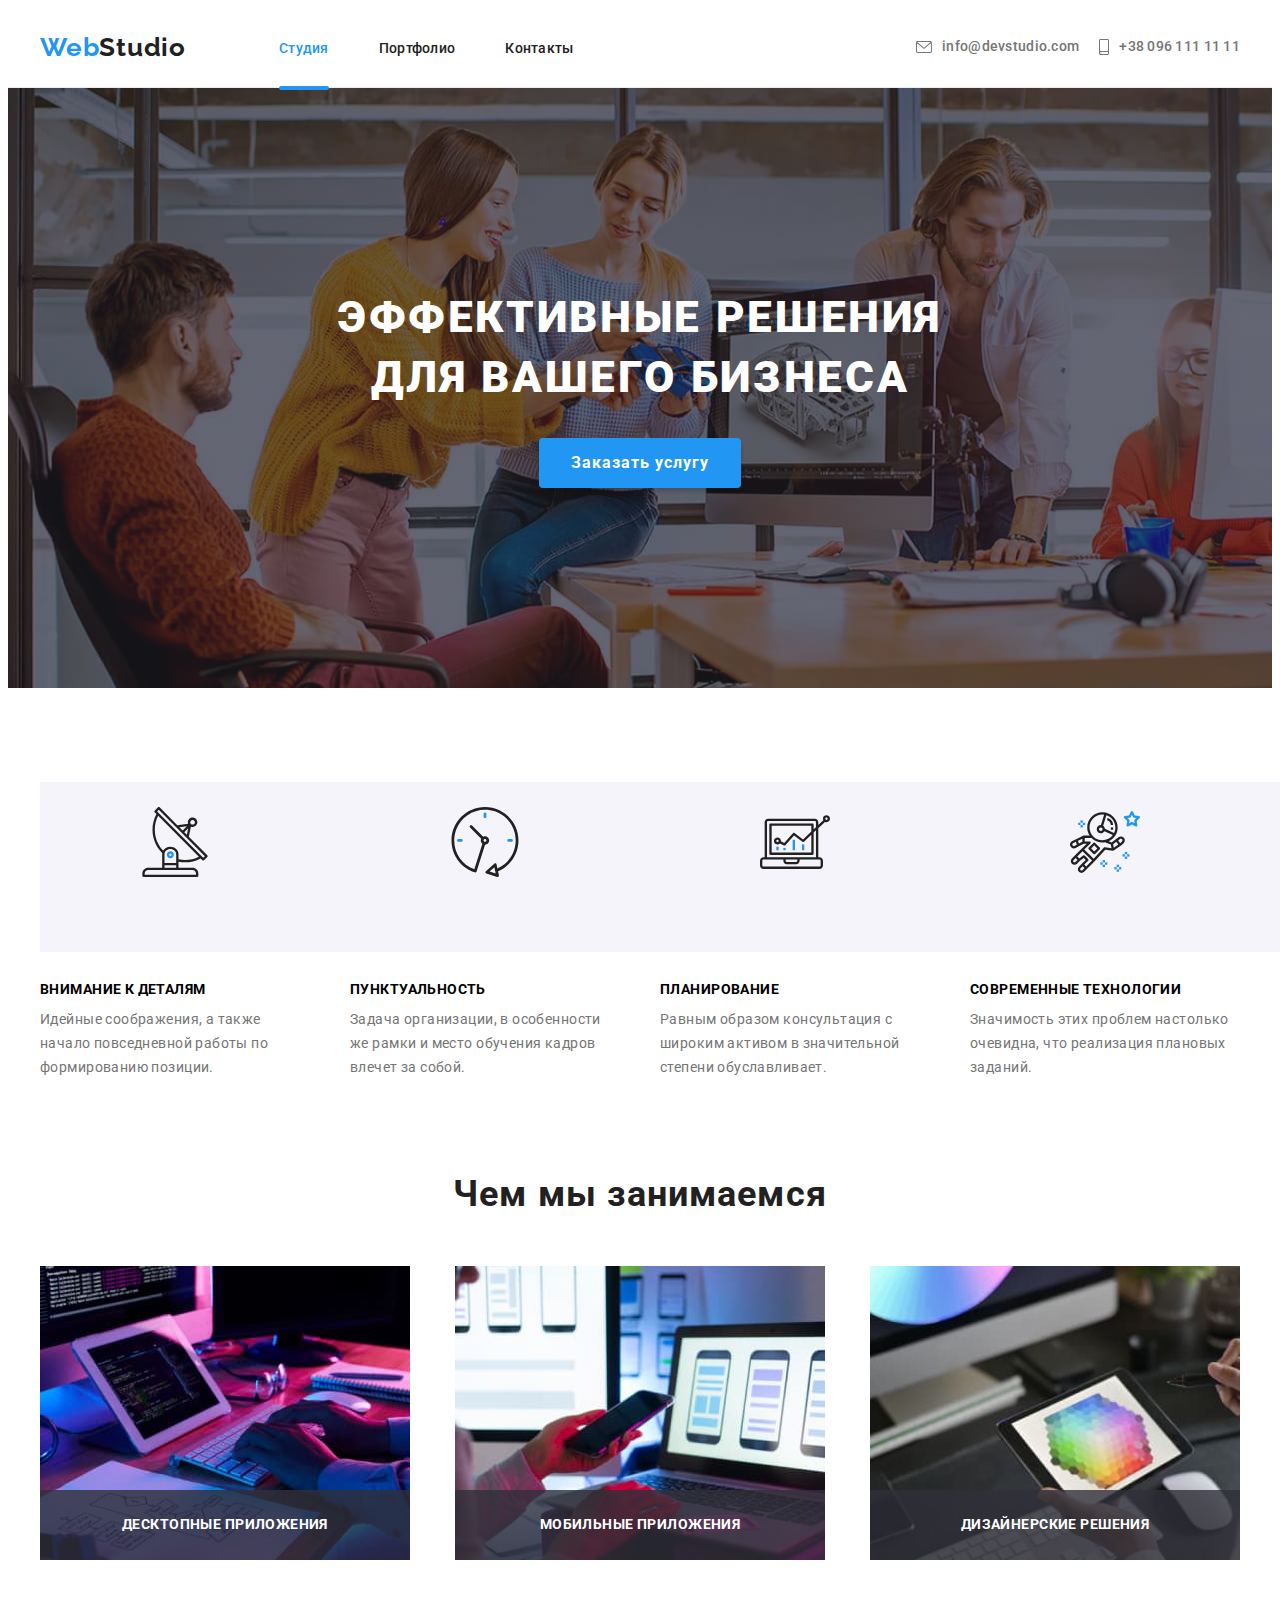
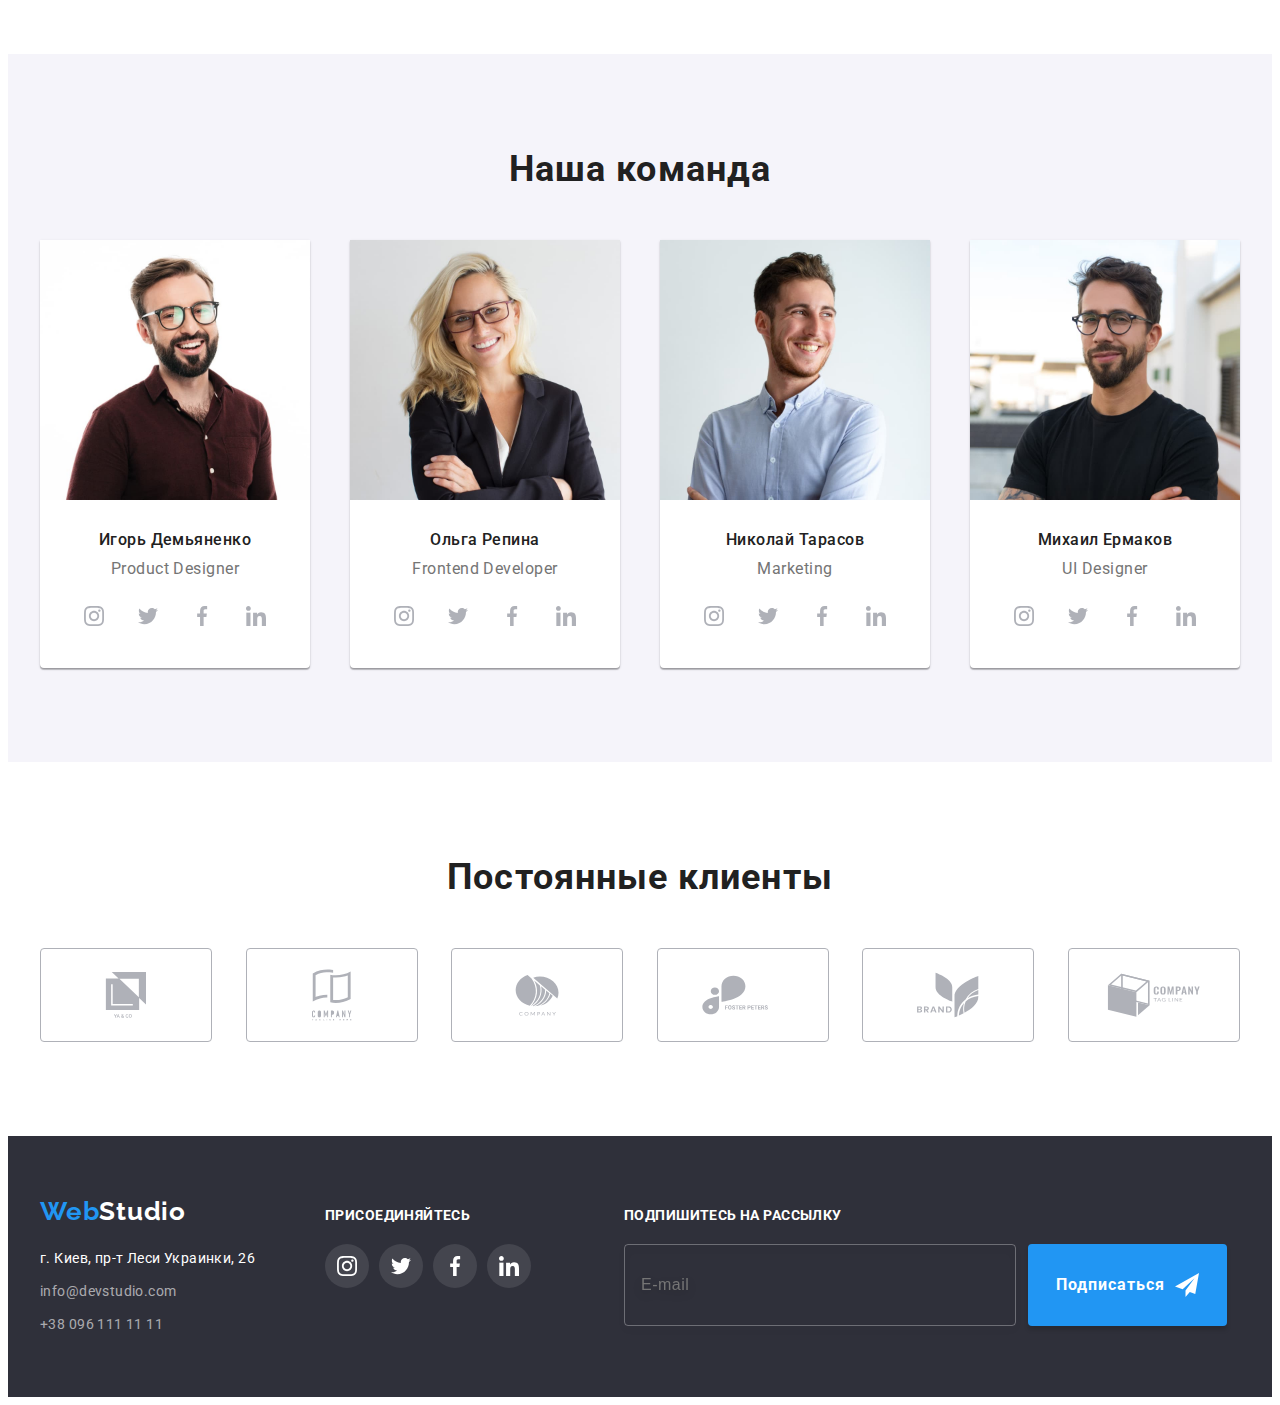
<file: index.html>
<!DOCTYPE html>
<html lang="ru">
<head>
    <meta charset="UTF-8">
    <meta http-equiv="X-UA-Compatible" content="IE=edge">
    <meta name="viewport" content="width=device-width, initial-scale=1.0">
    <title>Web Studio</title>
    <link rel="stylesheet" href="https://cdnjs.cloudflare.com/ajax/libs/modern-normalize/1.1.0/modern-normalize.min.css" integrity="sha512-wpPYUAdjBVSE4KJnH1VR1HeZfpl1ub8YT/NKx4PuQ5NmX2tKuGu6U/JRp5y+Y8XG2tV+wKQpNHVUX03MfMFn9Q==" crossorigin="anonymous" referrerpolicy="no-referrer" />
    <link rel="preconnect" href="https://fonts.googleapis.com">
    <link rel="preconnect" href="https://fonts.gstatic.com" crossorigin>
    <link href="https://fonts.googleapis.com/css2?family=Raleway:wght@700&family=Roboto:wght@400;500;700;900&display=swap" rel="stylesheet">
    <link rel="stylesheet" href="./css/styles.css">
</head>
<body>
<header class="header">
    <div class="container header-container">
       <nav class="navigation">
        <a class="link logo" href="./index.html">Web<span class="logo-header">Studio</span></a>
        <ul class="navigation-list">
          <li class="navigation-item"><a class="link navigation-link current-link" href="./index.html">Студия</a></li>
          <li class="navigation-item"><a class="link navigation-link" href="./portfolio.html">Портфолио</a></li>
          <li class="navigation-item"><a class="link navigation-link" href="#contacts">Контакты</a></li>
        </ul>
      </nav> 
      <ul class="contact-header-list">
        <li>
          <a class="link contact-header-link" href="mailto:info@devstudio.com">
          <svg class="contacts-icon"  width="16" height="12">
            <use href="./images/icons.svg#icon-envelope"></use>
          </svg>
          <p>info@devstudio.com</p>
          </a>
        </li>
        <li>
          <a class="link contact-header-link" href="tel:+380961111111">
          <svg class="contacts-icon" width="10" height="16">
            <use href="./images/icons.svg#icon-smartphone"></use>
          </svg>
          <p>+38 096 111 11 11</p>
          </a>
        </li>
      </ul>
    </div>
</header> 
  
 <main>

  <section class="hero">
    <div class="container">
    <h1 class="hero-title">Эффективные решения <br> для вашего бизнеса</h1>
    <button class="button-hero" type="button" data-modal-open>Заказать услугу</button>
    </div>
  </section>

  <section class="section about-our-work">
    <div class="container">
      <ul class="about-description-list">
        <li>
          <div class="our-work-image">
          <svg width="70" height="70"> 
            <use href="./images/icons.svg#icon-antenna"></use>
          </svg>
          </div>
          <h3 class="title-about">Внимание к деталям</h3>
          <p class="about-description">Идейные соображения, а также начало повседневной работы по формированию позиции.</p>
        </li>
        <li>
          <div class="our-work-image">
            <svg width="70" height="70"> 
              <use href="./images/icons.svg#icon-clock"></use>
            </svg>
          </div>
          <h3 class="title-about">Пунктуальность</h3>
          <p class="about-description">Задача организации, в особенности же рамки и место обучения кадров влечет за собой.</p>
        </li>
        <li>
          <div class="our-work-image">
            <svg width="70" height="70"> 
              <use href="./images/icons.svg#icon-diagram"></use>
            </svg>
          </div>
          <h3 class="title-about">Планирование</h3>
          <p class="about-description">Равным образом консультация с широким активом в значительной степени обуславливает.</p>
        </li>
        <li>
          <div class="our-work-image">
            <svg width="70" height="70"> 
              <use href="./images/icons.svg#icon-astronaut"></use>
          </svg>
          </div>
          <h3 class="title-about">Современные технологии</h3>
          <p class="about-description">Значимость этих проблем настолько очевидна, что реализация плановых заданий.</p>
        </li>
      </ul>
      <h2 class="section-title">Чем мы занимаемся</h2>
      <ul class="description-img-list">
        <li class="description-img-item">
          <img src="./images/img1.jpg" alt="photo1" width="370">
          <p class="overlay-text">Десктопные приложения</p>
        </li>
        <li class="description-img-item">
          <img src="./images/img2.jpg" alt="photo2" width="370">
          <p class="overlay-text">Мобильные приложения</p>
        </li>
        <li class="description-img-item">
          <img src="./images/img3.jpg" alt="photo3" width="370">
          <p class="overlay-text">Дизайнерские решения</p>
        </li>
      </ul>
    </div>
  </section>
  
  <section class="section about-our-team">
    <div class="container">
      <h2 class="section-title">Наша команда</h2>
      <ul class="team-list">
        <li class="team-item">
          <img src="./images/photo1.jpg" alt="Photo of Product Designer" width="270">
          <div class="team-name-wrapper"> 
            <h3 class="team-name">Игорь Демьяненко</h3>
            <p class="team-position">Product Designer</p>
            <ul class="team-social-list">
              <li class="team-social-item">
                <a class="team-social-link" href="">
                <svg class="team-social-icon" width="20" height="20"> 
                  <use href="./images/icons.svg#icon-instagram"></use>
                </svg>
                </a>  
              </li>
              <li class="team-social-item">
                <a class="team-social-link" href="">
                  <svg class="team-social-icon" width="20" height="20"> 
                    <use href="./images/icons.svg#icon-twitter"></use>
                  </svg>
                </a>
              </li>
              <li class="team-social-item">
                <a class="team-social-link" href="">
                <svg class="team-social-icon" width="20" height="20"> 
                  <use href="./images/icons.svg#icon-facebook"></use>
                </svg>
                </a>
              </li>
              <li class="team-social-item">
                <a class="team-social-link" href="">
                <svg class="team-social-icon" width="20" height="20"> 
                  <use href="./images/icons.svg#icon-linkedin"></use>
                </svg>
                </a>
              </li>
            </ul>
          </div>
        </li>
        <li class="team-item">
          <img src="./images/photo2.jpg" alt="Photo of Frontend Developer" width="270">
          <div class="team-name-wrapper">
            <h3 class="team-name">Ольга Репина</h3>
            <p class="team-position">Frontend Developer</p>
            <ul class="team-social-list">
              <li class="team-social-item">
                <a class="team-social-link" href="">
                <svg class="team-social-icon" width="20" height="20"> 
                  <use href="./images/icons.svg#icon-instagram"></use>
                </svg>
                </a>  
              </li>
              <li class="team-social-item">
                <a class="team-social-link" href="">
                  <svg class="team-social-icon" width="20" height="20"> 
                    <use href="./images/icons.svg#icon-twitter"></use>
                  </svg>
                </a>
              </li>
              <li class="team-social-item">
                <a class="team-social-link" href="">
                <svg class="team-social-icon" width="20" height="20"> 
                  <use href="./images/icons.svg#icon-facebook"></use>
                </svg>
                </a>
              </li>
              <li class="team-social-item">
                <a class="team-social-link" href="">
                <svg class="team-social-icon" width="20" height="20"> 
                  <use href="./images/icons.svg#icon-linkedin"></use>
                </svg>
                </a>
              </li>
            </ul>
          </div>
        </li>
        <li class="team-item">
          <img src="./images/photo3.jpg" alt="Photo of Marketing" width="270">
          <div class="team-name-wrapper">
            <h3 class="team-name">Николай Тарасов</h3>
            <p class="team-position">Marketing</p>
            <ul class="team-social-list">
              <li class="team-social-item">
                <a class="team-social-link" href="">
                <svg class="team-social-icon" width="20" height="20"> 
                  <use href="./images/icons.svg#icon-instagram"></use>
                </svg>
                </a>  
              </li>
              <li class="team-social-item">
                <a class="team-social-link" href="">
                  <svg class="team-social-icon" width="20" height="20"> 
                    <use href="./images/icons.svg#icon-twitter"></use>
                  </svg>
                </a>
              </li>
              <li class="team-social-item">
                <a class="team-social-link" href="">
                <svg class="team-social-icon" width="20" height="20"> 
                  <use href="./images/icons.svg#icon-facebook"></use>
                </svg>
                </a>
              </li>
              <li class="team-social-item">
                <a class="team-social-link" href="">
                <svg class="team-social-icon" width="20" height="20"> 
                  <use href="./images/icons.svg#icon-linkedin"></use>
                </svg>
                </a>
              </li>
            </ul>
          </div>
        </li>
        <li class="team-item">
          <img src="./images/photo4.jpg" alt="Photo of UI Designer" width="270">
          <div class="team-name-wrapper">
            <h3 class="team-name">Михаил Ермаков</h3>
            <p class="team-position">UI Designer</p>
            <ul class="team-social-list">
              <li class="team-social-item">
                <a class="team-social-link" href="">
                <svg class="team-social-icon" width="20" height="20"> 
                  <use href="./images/icons.svg#icon-instagram"></use>
                </svg>
                </a>  
              </li>
              <li class="team-social-item">
                <a class="team-social-link" href="">
                  <svg class="team-social-icon" width="20" height="20"> 
                    <use href="./images/icons.svg#icon-twitter"></use>
                  </svg>
                </a>
              </li>
              <li class="team-social-item">
                <a class="team-social-link" href="">
                <svg class="team-social-icon" width="20" height="20"> 
                  <use href="./images/icons.svg#icon-facebook"></use>
                </svg>
                </a>
              </li>
              <li class="team-social-item">
                <a class="team-social-link" href="">
                <svg class="team-social-icon" width="20" height="20"> 
                  <use href="./images/icons.svg#icon-linkedin"></use>
                </svg>
                </a>
              </li>
            </ul>
          </div>
        </li>
      </ul>
    </div>
  </section>

<section class="section">
  <div class="container">
    <h2 class="section-title">Постоянные клиенты</h2>
    <ul class="client-list">
      <li class="client-item">
        <a class="client-item-link" href="">
            <svg class="client-icon" width="42" height="46"> 
                <use href="./images/icons.svg#icon-union1"></use>
            </svg>
        </a>
      </li>
      <li class="client-item">
        <a class="client-item-link" href="">
            <svg class="client-icon" width="40" height="52"> 
              <use href="./images/icons.svg#icon-union2"></use>
            </svg>  
        </a>
      </li>
      <li class="client-item">
        <a class="client-item-link" href="">
            <svg class="client-icon" width="44" height="42"> 
              <use href="./images/icons.svg#icon-union3"></use>
            </svg>  
        </a>
      </li>
      <li class="client-item">
        <a class="client-item-link" href="">
            <svg class="client-icon" width="84" height="40"> 
              <use href="./images/icons.svg#icon-union4"></use>
            </svg>  
        </a>
      </li>
      <li class="client-item">
        <a class="client-item-link" href="">
            <svg class="client-icon" width="62" height="46"> 
              <use href="./images/icons.svg#icon-union5"></use>
            </svg>  
        </a>
      </li>
      <li class="client-item">
        <a class="client-item-link" href="">
          <svg class="client-icon" width="94" height="44"> 
             <use href="./images/icons.svg#icon-union6"></use>
          </svg>  
        </a>
      </li>
    </ul>
  </div>
</section>  
</main>
 
<footer class="footer" id="contacts">
  <div class="container footer-list">
    <div class="footer-left">
    <a class="link logo" href="">Web<span class="logo-footer">Studio</span></a>
    <address class="footer-adress">
      <ul>
        <li class="contact-footer-item"><a class="link contact-footer-adress" href="https://goo.gl/maps/oXbqcdVndfFrmnHC9">г. Киев, пр-т Леси Украинки, 26</a></li>
        <li class="contact-footer-item"><a class="link contact-footer" href="mailto:info@devstudio.com">info@devstudio.com</a></li>
        <li class="contact-footer-item"><a class="link contact-footer" href="tel:+380961111111">+38 096 111 11 11</a></li>
      </ul>
    </address>
    </div>
    <div class="footer-center">
    <p class="footer-social-title">присоединяйтесь</p>
    <ul class="footer-social-list">
      <li class="footer-social-item">
        <a class="footer-social-link" href="">
          <svg class="footer-social-icon" width="20" height="20"> 
            <use href="./images/icons.svg#icon-instagram"></use>
          </svg>
        </a>  
      </li>
      <li class="footer-social-item">
        <a class="footer-social-link" href="">
          <svg class="footer-social-icon" width="20" height="20"> 
            <use href="./images/icons.svg#icon-twitter"></use>
          </svg>
        </a>
      </li>
      <li class="footer-social-item">
        <a class="footer-social-link" href="">
          <svg class="footer-social-icon" width="20" height="20"> 
            <use href="./images/icons.svg#icon-facebook"></use>
          </svg>
        </a>
      </li>
      <li class="footer-social-item">
        <a class="footer-social-link" href="">
          <svg class="footer-social-icon" width="20" height="20"> 
            <use href="./images/icons.svg#icon-linkedin"></use>
          </svg>
        </a>
      </li>
    </ul>
    </div>
    <div class="footer-right">
      <p class="footer-social-title">Подпишитесь на рассылку</p>
      <form class="form-subscription">
        <input 
          class="input-subscription" 
          name="user_email" 
          type="email" 
          placeholder="E-mail" required/>
        <button class="button-hero btn-footer" type="submit">
          <span>Подписаться</span>
          <svg class="icon-send" width="24" height="24">
            <use href="./images/icons.svg#icon-icon-send"></use>
          </svg>
        </button>
      </form>
    </div>
  </div>
</footer> 


<div class="backdrop is-hidden"  data-modal>
  <div class="modal">
    <button type="button" class="modal-close-btn" data-modal-close>
      <svg class="modal-close-icon" width="18" height="18"> 
        <use href="./images/icons.svg#icon-close-black"></use>
      </svg>
    </button>
    <strong class="title-modal">Оставьте свои данные, мы вам перезвоним</strong>
    <form name="contact-form" class="contact-form">

      <label class="contact-form-field">
        <span class="contact-form-label">Имя</span>  
        <span class="contact-form-icon-wrapper">
          <input name="user_name" class="contact-form-input" type="text"/>
          <svg class="contact-form-icon" width="18" height="18">
            <use href="./images/icons.svg#icon-person-black"></use>
          </svg>
        </span>
      </label>
      
      <label class="contact-form-field">
        <span class="contact-form-label">Телефон</span>  
        <span class="contact-form-icon-wrapper">
          <input name="user_tel" class="contact-form-input" type="tel"/>
          <svg class="contact-form-icon" width="18" height="18">
            <use href="./images/icons.svg#icon-phone-black"></use>
          </svg>
        </span>
      </label>
      
      <label class="contact-form-field">
        <span class="contact-form-label">Почта</span>
        <span class="contact-form-icon-wrapper">
          <input name="user_email" class="contact-form-input" type="email"/>
          <svg class="contact-form-icon" width="18" height="18">
             <use href="./images/icons.svg#icon-email-black"></use>
          </svg> 
        </span>
      </label>

      <label class="contact-form-field">
        <span class="contact-form-label">Комментарий</span>
       <textarea class="contact-form-comment" name="user_comment" placeholder="Введите текст"></textarea>
      </label>

      <div class="contact-form-wrapper">
        <input 
        name="accept-policy" 
        class="contact-form-checkbox visually-hidden" 
        type="checkbox" 
        id="policy-checkbox" required/>
        <label class="contact-form-checkbox-label" for="policy-checkbox">
          Соглашаюсь с рассылкой и принимаю &nbsp; <a class="accept-policy-link" href="">Условия договора</a>
        </label>
      </div>

      <button class="button-hero btn-modal" type="submit">
        Отправить
      </button>
    </form>
  </div>
</div>

<script src="./js/modal.js"></script>
</body>
</html>
</file>
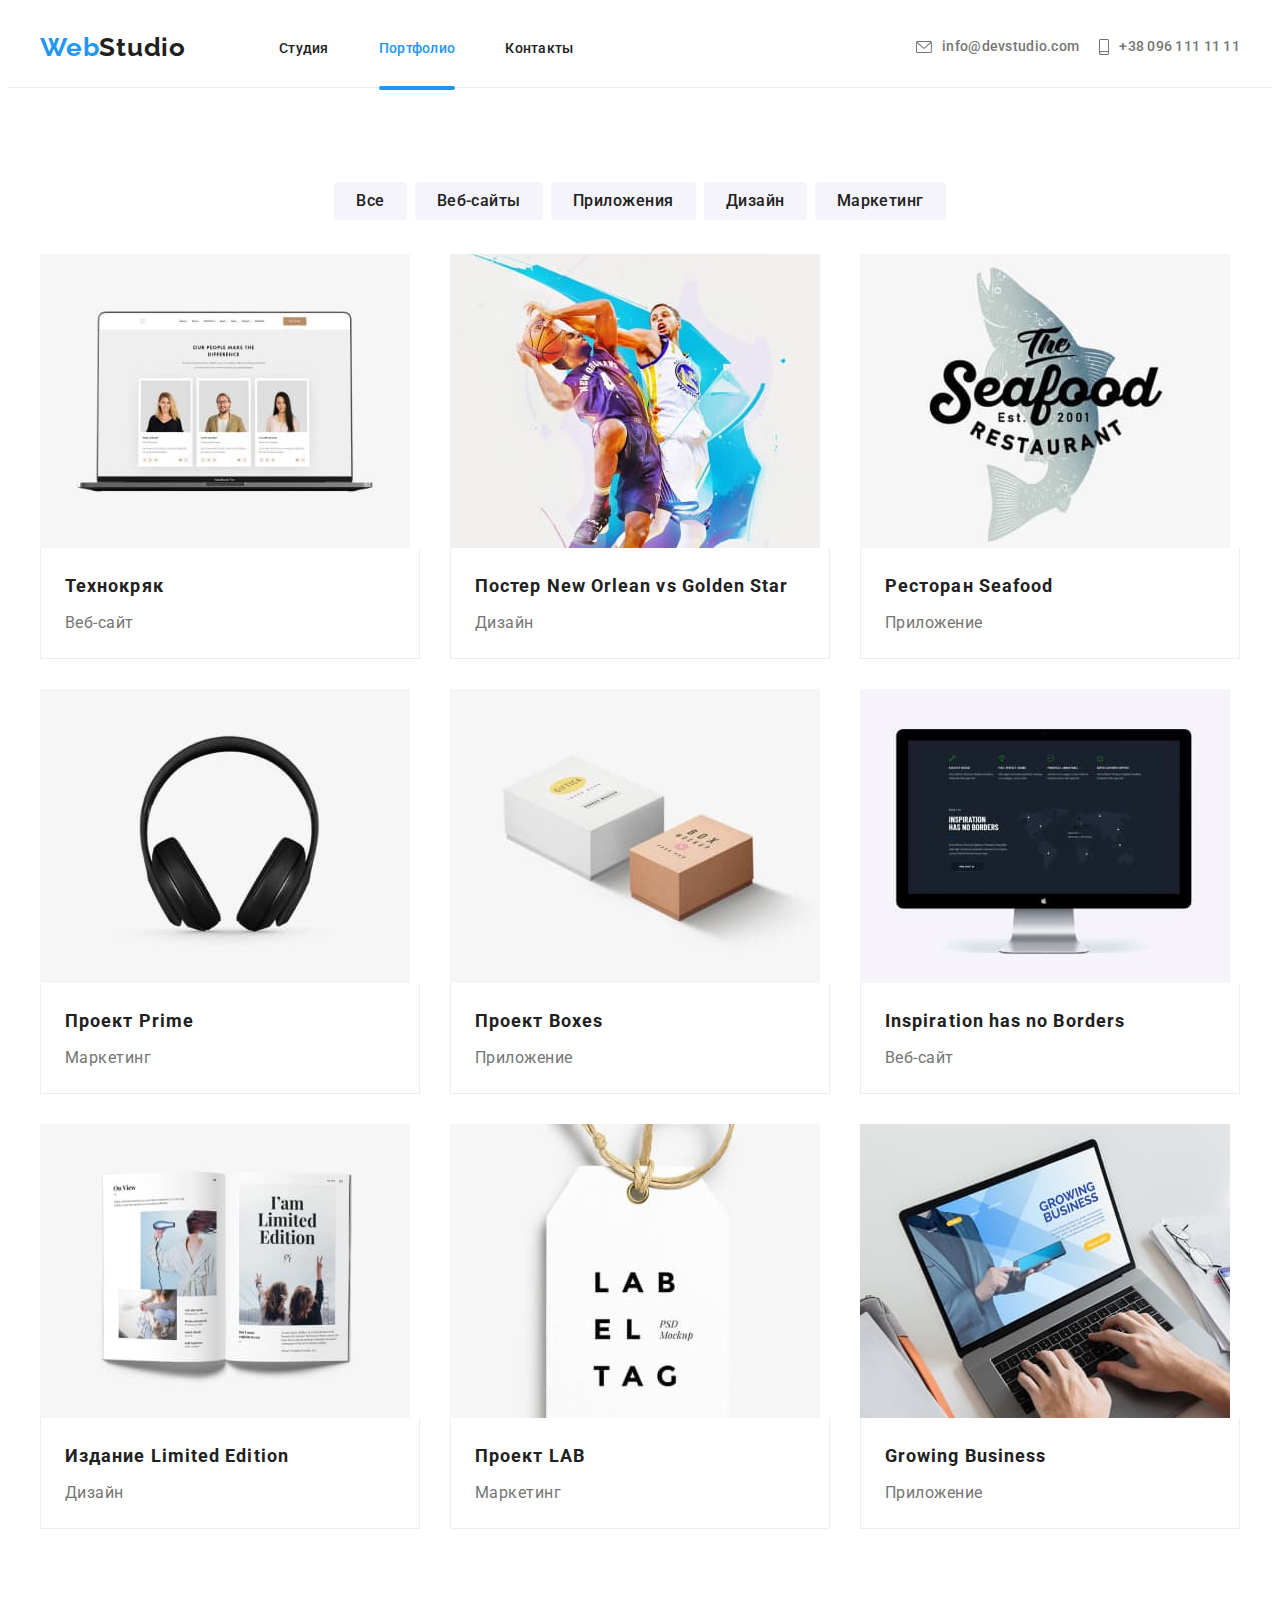
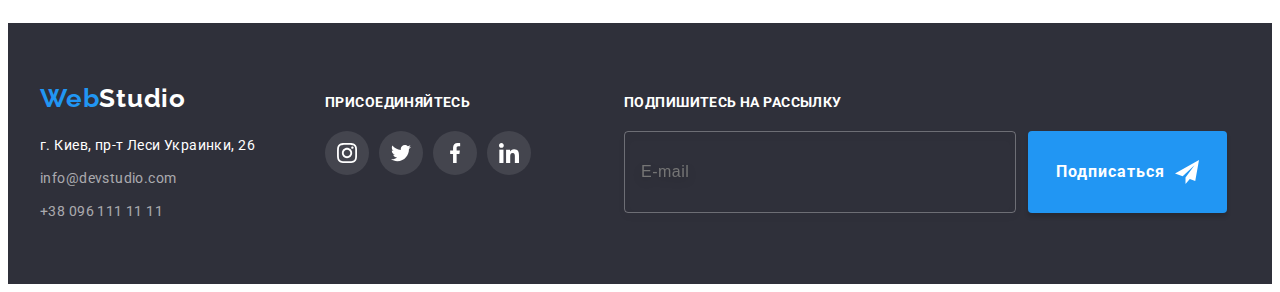
<file: portfolio.html>
<!DOCTYPE html>
<html lang="ru">
<head>
    <meta charset="UTF-8">
    <meta http-equiv="X-UA-Compatible" content="IE=edge">
    <meta name="viewport" content="width=device-width, initial-scale=1.0">
    <title>Portfolio</title>
    <link rel="stylesheet" href="https://cdnjs.cloudflare.com/ajax/libs/modern-normalize/1.1.0/modern-normalize.min.css" integrity="sha512-wpPYUAdjBVSE4KJnH1VR1HeZfpl1ub8YT/NKx4PuQ5NmX2tKuGu6U/JRp5y+Y8XG2tV+wKQpNHVUX03MfMFn9Q==" crossorigin="anonymous" referrerpolicy="no-referrer" />
    <link rel="preconnect" href="https://fonts.googleapis.com">
    <link rel="preconnect" href="https://fonts.gstatic.com" crossorigin>
    <link href="https://fonts.googleapis.com/css2?family=Raleway:wght@700&family=Roboto:wght@400;500;700;900&display=swap" rel="stylesheet">
    <link rel="stylesheet" href="./css/styles.css">
</head>
<body>
  <header class="header">
    <div class="container header-container">
       <nav class="navigation">
        <a class="link logo" href="./index.html">Web<span class="logo-header">Studio</span></a>
        <ul class="navigation-list">
          <li class="navigation-item"><a class="link navigation-link" href="./index.html">Студия</a></li>
          <li class="navigation-item"><a class="link navigation-link current-link" href="./portfolio.html">Портфолио</a></li>
          <li class="navigation-item"><a class="link navigation-link" href="#contacts">Контакты</a></li>
        </ul>
      </nav> 
      <ul class="contact-header-list">
        <li>
          <a class="link contact-header-link" href="mailto:info@devstudio.com">
          <svg class="contacts-icon"  width="16" height="12">
            <use href="./images/icons.svg#icon-envelope"></use>
          </svg>
          <p>info@devstudio.com</p>
          </a>
        </li>
        <li>
          <a class="link contact-header-link" href="tel:+380961111111">
          <svg class="contacts-icon" width="10" height="16">
            <use href="./images/icons.svg#icon-smartphone"></use>
          </svg>
          <p>+38 096 111 11 11</p>
          </a>
        </li>
      </ul>
    </div>
</header> 
      
 <main>
   <section class="section">
    <div class="container">
      <h2 class="visually-hidden">Выбор типа работ</h2>
      <ul class="portfolio-list-buttons">
        <li class="portfolio-buttons-item"><button type="button" class="portfolio-button">Все</button></li>
        <li class="portfolio-buttons-item"><button type="button" class="portfolio-button">Веб-сайты</button></li>
        <li class="portfolio-buttons-item"><button type="button" class="portfolio-button">Приложения</button></li>
        <li class="portfolio-buttons-item"><button type="button" class="portfolio-button">Дизайн</button></li>
        <li class="portfolio-buttons-item"><button type="button" class="portfolio-button">Маркетинг</button></li>
        </ul>
    </div>

    <div class="portfolio-list container">
       <h1 class="visually-hidden">Портфолио работ</h1>
       <ul class="list-of-works">
        <li class="list-works-item">
          <a href="" class="link works-link">
            <div class="img-wrapper">
              <img src="./images/img-website-first.jpg" alt="Проект Вебсайт Технокряк" width="370" height="294">
              <p class="overlay-portfolio">Ресурс предлагает комплексные предложения с разным уровнем функционала и сервисов. Все это позволит посетителю получить исчерпывающие сведения о компании или частном лице.</p>
            </div>
            <div class="portfolio-description">
              <h2 class="portfolio-list-title">Технокряк</h2>
              <p class="portfolio-list-category">Веб-сайт</p>
            </div>
          </a>
        </li>
        <li class="list-works-item">
          <a href="" class="link works-link">
            <div class="img-wrapper">
              <img src="./images/img-poster-design.jpg" alt="Проект Дизайн" width="370" height="294">
              <p class="overlay-portfolio">Ресурс предлагает комплексные предложения с разным уровнем функционала и сервисов. Все это позволит посетителю получить исчерпывающие сведения о компании или частном лице.</p>
            </div>
            <div class="portfolio-description">
              <h2 class="portfolio-list-title">Постер New Orlean vs Golden Star</h2>
              <p class="portfolio-list-category">Дизайн</p>  
            </div>
          </a>
        </li>
        <li class="list-works-item">
          <a href="" class="link works-link">
            <div class="img-wrapper">
              <img src="./images/img-restaurant-seafood.jpg" alt="Проект Приложение" width="370" height="294">
              <p class="overlay-portfolio">Ресурс предлагает комплексные предложения с разным уровнем функционала и сервисов. Все это позволит посетителю получить исчерпывающие сведения о компании или частном лице.</p>
            </div>
            <div class="portfolio-description">
             <h2 class="portfolio-list-title">Ресторан Seafood</h2>
             <p class="portfolio-list-category">Приложение</p>  
            </div>
          </a>
        </li>
        <li class="list-works-item">
          <a href="" class="link works-link">
            <div class="img-wrapper">
              <img src="./images/img-project-prime.jpg" alt="Проект Маркетинг" width="370" height="294">
              <p class="overlay-portfolio">Ресурс предлагает комплексные предложения с разным уровнем функционала и сервисов. Все это позволит посетителю получить исчерпывающие сведения о компании или частном лице.</p>
            </div>
            <div class="portfolio-description">
              <h2 class="portfolio-list-title">Проект Prime</h2>
              <p class="portfolio-list-category">Маркетинг</p>  
            </div>
          </a>
        </li>
        <li class="list-works-item">
          <a href="" class="link works-link">
            <div class="img-wrapper">
              <img src="./images/img-project-boxes.jpg" alt="Проект Приложение" width="370" height="294">
              <p class="overlay-portfolio">Ресурс предлагает комплексные предложения с разным уровнем функционала и сервисов. Все это позволит посетителю получить исчерпывающие сведения о компании или частном лице.</p>
            </div>
            <div class="portfolio-description">
              <h2 class="portfolio-list-title">Проект Boxes</h2>
              <p class="portfolio-list-category">Приложение</p>  
            </div>
          </a>
        </li>
        <li class="list-works-item">
          <a href="" class="link works-link">
            <div class="img-wrapper">
              <img src="./images/img-website-second.jpg" alt="Проект Веб-сайт" width="370" height="294">
              <p class="overlay-portfolio">Ресурс предлагает комплексные предложения с разным уровнем функционала и сервисов. Все это позволит посетителю получить исчерпывающие сведения о компании или частном лице.</p>
            </div>
            <div class="portfolio-description">
              <h2 class="portfolio-list-title">Inspiration has no Borders</h2>
              <p class="portfolio-list-category">Веб-сайт</p>  
            </div>
          </a>
        </li>
        <li class="list-works-item">
          <a href="" class="link works-link">
            <div class="img-wrapper">
              <img src="./images/img-limited-edition.jpg" alt="Проект Дизайн" width="370" height="294">
              <p class="overlay-portfolio">Ресурс предлагает комплексные предложения с разным уровнем функционала и сервисов. Все это позволит посетителю получить исчерпывающие сведения о компании или частном лице.</p>
            </div>
            <div class="portfolio-description">
              <h2 class="portfolio-list-title">Издание Limited Edition</h2>
              <p class="portfolio-list-category">Дизайн</p> 
            </div>
          </a>
        </li>
        <li class="list-works-item">
          <a href="" class="link works-link">
            <div class="img-wrapper">
              <img src="./images/img-project-lab.jpg" alt="Изображение Проект LAB" width="370" height="294">
              <p class="overlay-portfolio">Ресурс предлагает комплексные предложения с разным уровнем функционала и сервисов. Все это позволит посетителю получить исчерпывающие сведения о компании или частном лице.</p>
            </div>
            <div class="portfolio-description">
              <h2 class="portfolio-list-title">Проект LAB</h2>
              <p class="portfolio-list-category">Маркетинг</p>  
            </div>
          </a>
        </li>
        <li class="list-works-item">
          <a href="" class="link works-link">
            <div class="img-wrapper">
              <img src="./images/img-growing-business.jpg" alt="Приложение Growing Business" width="370" height="294">
              <p class="overlay-portfolio">Ресурс предлагает комплексные предложения с разным уровнем функционала и сервисов. Все это позволит посетителю получить исчерпывающие сведения о компании или частном лице.</p>
            </div>
            <div class="portfolio-description">
              <h2 class="portfolio-list-title">Growing Business</h2>
              <p class="portfolio-list-category">Приложение</p>  
            </div>
          </a>
        </li>
       </ul>   
      </div> 
   </section>
 </main>

 <footer class="footer" id="contacts">
  <div class="container footer-list">
    <div class="footer-left">
    <a class="link logo" href="">Web<span class="logo-footer">Studio</span></a>
    <address class="footer-adress">
      <ul>
        <li class="contact-footer-item"><a class="link contact-footer-adress" href="https://goo.gl/maps/oXbqcdVndfFrmnHC9">г. Киев, пр-т Леси Украинки, 26</a></li>
        <li class="contact-footer-item"><a class="link contact-footer" href="mailto:info@devstudio.com">info@devstudio.com</a></li>
        <li class="contact-footer-item"><a class="link contact-footer" href="tel:+380961111111">+38 096 111 11 11</a></li>
      </ul>
    </address>
    </div>
    <div class="footer-center">
    <p class="footer-social-title">присоединяйтесь</p>
    <ul class="footer-social-list">
      <li class="footer-social-item">
        <a class="footer-social-link" href="">
          <svg class="footer-social-icon" width="20" height="20"> 
            <use href="./images/icons.svg#icon-instagram"></use>
          </svg>
        </a>  
      </li>
      <li class="footer-social-item">
        <a class="footer-social-link" href="">
          <svg class="footer-social-icon" width="20" height="20"> 
            <use href="./images/icons.svg#icon-twitter"></use>
          </svg>
        </a>
      </li>
      <li class="footer-social-item">
        <a class="footer-social-link" href="">
          <svg class="footer-social-icon" width="20" height="20"> 
            <use href="./images/icons.svg#icon-facebook"></use>
          </svg>
        </a>
      </li>
      <li class="footer-social-item">
        <a class="footer-social-link" href="">
          <svg class="footer-social-icon" width="20" height="20"> 
            <use href="./images/icons.svg#icon-linkedin"></use>
          </svg>
        </a>
      </li>
    </ul>
    </div>
    <div class="footer-right">
      <p class="footer-social-title">Подпишитесь на рассылку</p>
      <form class="form-subscription">
        <input 
          class="input-subscription" 
          name="user_email" 
          type="email" 
          placeholder="E-mail" required/>
        <button class="button-hero btn-footer" type="submit">
          <span>Подписаться</span>
          <svg class="icon-send" width="24" height="24">
            <use href="./images/icons.svg#icon-icon-send"></use>
          </svg>
        </button>
      </form>
    </div>
  </div>
</footer> 

</body>
</html>
</file>
<file: css/styles.css>
:root {
    --brand-color: #2196F3;
    --brand-color-hover:#188CE8;
    --brand-color-opacity: rgba(33, 150, 243, 0.9);
    --main-light-color: #FFFFFF;
    --main-dark-color:#212121;
    --main-medium-color:#757575;
    --main-medium-color-opacity: rgba(255, 255, 255, 0.6);
    --border-line-color: #ECECEC;
    --border-img-color: #EEEEEE;
    --backgr-color: #2f303a;
    --backgr-color-opacity: rgba(47, 48, 58, 0.8);
    --backgr-modal: rgba(0, 0, 0, 0.2);
    --backgr-color-section:#F5F4FA;
    --color-svg: #AFB1B8;

    --basic-font-family:"Roboto", sans-serif;
    --additional-font-family: "Raleway", sans-serif;
}

body{
font-family: var(--basic-font-family);
}
.link{
text-decoration: none;
}

h1, h2, h3, h4, p{
margin-top: 0;
margin-bottom: 0;
}

ul {
margin-top: 0;
margin-bottom: 0; 
padding-left: 0;
list-style: none;
}
img {
display: block;
}

/*============  COMPONENTS  ===================*/
.footer{
background-color: var(--backgr-color);
}
.container{
width: 1200px;
padding: 0 15px;
margin-right: auto;
margin-left: auto;
}  
.section{
padding: 94px 0;
} 
/*============ END  COMPONENTS  ===================*/

/*==============  HEADER  =========================*/
/*-----LOGO-----*/
.logo{
font-family: var(--additional-font-family);
font-weight: bold;
font-size: 26px;
line-height: 1.19;
letter-spacing: 0.03em;
color: var(--brand-color);
}
.logo-header{
color: var(--main-dark-color);    
}
.logo-footer{
color: var(--main-light-color);
}
/*-----END LOGO-----*/

.header{
    padding: 24px 0;
    border-bottom: 1px solid var(--border-line-color);
    }
    
.header-container{
    display: flex;
    justify-content: space-between;
    }
.navigation{
    display: flex;
    align-items: center;
    }
.navigation-list{
    display: flex;    
    margin-left: 93px; 
    }  
.contact-header-list{
    display: flex;
    align-items: center; 
    }
.contact-header-list>:first-child{
    margin-right: 20px;
    }
.contact-header-link{
    display: flex;
    align-items: center;
    font-weight: 500;
    font-size: 14px;
    line-height: 1.14;
    letter-spacing: 0.02em;  
    color: var(--main-medium-color); 
    transition-property: color;
    transition-duration: 250ms;
    transition-timing-function: cubic-bezier(0.4, 0, 0.2, 1);         
    }

.navigation-link{
    font-weight: 500;
    font-size: 14px;
    line-height: 1.14;
    letter-spacing: 0.02em;
    color: var(--main-dark-color); 
    transition-property: color;
    transition-duration: 250ms;
    transition-timing-function: cubic-bezier(0.4, 0, 0.2, 1);                                   
    }
.navigation-link:hover, .navigation-link:focus,
.contact-header-link:hover, .contact-header-link:focus{
    color: var(--brand-color);
    }
.navigation-item:not(:last-child){
margin-right: 50px;
}
 nav .current-link{
     color: var(--brand-color);
     position: relative;
 } 

 .current-link::after{
     content: "";
     display: block;
     background-color: var(--brand-color);
     border-radius: 2px;
     width: 100%;
     height: 4px;
     position: absolute;
     top: 46px;
     left: 0;
 }

 .contacts-icon{
     fill: var(--main-medium-color);
     margin-right: 10px;
 }   
 .contact-header-link:hover .contacts-icon, 
 .contact-header-link:focus .contacts-icon{
     fill: var(--brand-color);
 }
/*============ END HEADER ===================*/

/*==============   HERO  ===================*/
.hero{
max-width: 1600px;
margin: 0 auto;
padding: 200px 0;
text-align: center;
background-image: linear-gradient( rgba(47, 48, 58, 0.4), rgba(47, 48, 58, 0.4)), url("../images/background-img.jpg");
background-repeat: no-repeat;
background-size: cover;
background-color: #C4c4c4;
}
.hero-title {   
    font-weight: 900;
    font-size: 44px;
    line-height: 1.36;
    letter-spacing: 0.06em;
    text-transform: uppercase;
    color: var(--main-light-color);
    margin-bottom: 30px;
    }
.button-hero{
    padding: 10px 32px;
    border: none;
    background: var(--brand-color);
    box-shadow: 0px 4px 4px rgba(0, 0, 0, 0.15);
    border-radius: 4px; 
    font-family: inherit;
    font-weight: bold;
    font-size: 16px;
    line-height: 1.88;
    letter-spacing: 0.06em;
    color: var(--main-light-color); 
    cursor: pointer; 
    transition-property: bacground;
    transition-duration: 250ms;
    transition-timing-function: cubic-bezier(0.4, 0, 0.2, 1);
    }
.button-hero:hover, .button-hero:focus{
    background: var(--brand-color-hover);
    }       
/*==============  END HERO  ===================*/

/*=============  SECTION ABOUT us  ==============*/
.about-description-list{
    display: flex;
    justify-content: space-between;
    margin-bottom: 94px;
}
.about-description-list>li{
    width: 270px;
}
.about-description-list>:not(:last-child){
    margin-right: 30px;
}
.our-work-image{
width: 270px;
height: 120px;
padding: 25px 100px;
margin-bottom: 30px; 
background-color: var(--backgr-color-section);
}
.title-about{
margin-bottom: 10px;
font-weight: bold;
font-size: 14px;
line-height: 1.14;
letter-spacing: 0.03em;
text-transform: uppercase;
color: var(---main-dark-color)    
}

.about-description{
font-size: 14px;
line-height: 1.71;
letter-spacing: 0.03em;
color: var(--main-medium-color)
}

.section-title {
margin-bottom: 50px;
font-weight: bold;
font-size: 36px;
line-height: 1.17;
text-align: center;
letter-spacing: 0.03em;
color: var(--main-dark-color);
}
.description-img-list, .team-list{
display: flex;
justify-content: space-between;
}

.description-img-item{
    position: relative;
}
.overlay-text{
    position: absolute;
    bottom: 0;
    width: 100%;
    font-weight: 700;
    font-size: 14px;
    line-height: 1.14;
    text-align: center;
    letter-spacing: 0.03em;
    text-transform: uppercase;
    color: var(--main-light-color); 
    background-color: var(--backgr-color-opacity); 
    padding: 27px 0;  
}
/*============  END  SECTION ABOUT =============*/

/*============   SECTION TEAMS  =============*/
.about-our-team{
background-color: var(--backgr-color-section);
}
.team-item{
background-color: var(--main-light-color);
box-shadow: 0px 1px 3px rgba(0, 0, 0, 0.12), 0px 1px 1px rgba(0, 0, 0, 0.14), 0px 2px 1px rgba(0, 0, 0, 0.2);
border-radius: 0px 0px 4px 4px;

}
.team-name-wrapper{
padding: 30px 0;
text-align: center;
}
.team-name{
margin-bottom: 10px;
font-style: normal;
font-weight: 500;
font-size: 16px;
line-height: 1.19;
letter-spacing: 0.03em;
color: var(--main-dark-color);
}

.team-position{
font-size: 16px;
line-height: 1.19;
letter-spacing: 0.03em;
color: var(--main-medium-color); 
margin-bottom: 16px;   
}

.team-social-list{
display: flex;
justify-content: center;
}
.team-social-link{
display: flex;
justify-content: center;
align-items: center;
width: 44px;
height: 44px;
background-color: var(--main-light-color); 
border-radius: 50%;  
transition-property: bacground-color;
transition-duration: 250ms;
transition-timing-function: cubic-bezier(0.4, 0, 0.2, 1);
}
.team-social-item:not(:last-child){
margin-right: 10px;
}
.team-social-icon{
fill: var(--color-svg);
transition-property: fill;
transition-duration: 250ms;
transition-timing-function: cubic-bezier(0.4, 0, 0.2, 1);
}
.team-social-link:hover, .team-social-link:focus{
background-color: var(--brand-color);
}
.team-social-link:focus .team-social-icon, 
.team-social-link:hover .team-social-icon{
 fill: var(--main-light-color);
}
/*============  END SECTION TEAMS  =============*/

/*============  Clients  =============*/
.client-list{
display: flex;
justify-content: space-between;
}

.client-icon{
    fill: var(--color-svg);
}
.client-item-link{
    display: flex;
    justify-content: center;
    align-items: center;
    width: 170px;
    height: 92px;
    border: 1px solid var(--color-svg);
    border-radius: 4px;
    transition-property: border;
    transition-duration: 250ms;
    transition-timing-function: cubic-bezier(0.4, 0, 0.2, 1);
}
.client-item-link:hover .client-icon,
.client-item-link:focus .client-icon{
    fill: var(--brand-color);
}
.client-item-link:hover, .client-item-link:focus{
    border: 1px solid var(--brand-color);
}

/*============  END Clients =============*/

/*============  FOOTER  ===================*/
.footer{
    padding: 60px 0;
    }
.footer-list{
    display: flex;
}
.footer-adress{
margin-top: 20px;
}
.contact-footer, .contact-footer-adress{
font-style: normal;
font-weight: normal;
font-size: 14px;
line-height: 1.71;
letter-spacing: 0.03em;
transition-property: color;
transition-duration: 250ms;
transition-timing-function: cubic-bezier(0.4, 0, 0.2, 1);
}
.contact-footer-adress, .contact-footer:first-child{
margin-bottom: 9px;
}
.contact-footer-adress{
color: var(--main-light-color);
}
.contact-footer{
color: var(--main-medium-color-opacity);
}
.contact-footer-adress:hover, .contact-footer-adress:focus,
.contact-footer:hover, .contact-footer:focus{
color: var(--brand-color);
}
.contact-footer-item:not(:last-child){
    margin-bottom: 9px;
}
.footer-left{
margin-right: 70px;
}
.footer-social-title{
margin-top: 12px;
margin-bottom: 20px;
font-weight: bold;
font-size: 14px;
line-height: 1.14;
letter-spacing: 0.03em;
text-transform: uppercase;
color: var(--main-light-color);
}

.footer-social-list{
    display: flex;
}
.footer-social-link{
    display: flex;
    justify-content: center;
    align-items: center;
    width: 44px;
    height: 44px;
    border-radius: 50%;
    background-color: rgba(255, 255, 255, 0.1);
    color: var(--main-light-color);
    transition-property: bacground-color;
    transition-duration: 250ms;
    transition-timing-function: cubic-bezier(0.4, 0, 0.2, 1);
}
.footer-social-link:hover, .footer-social-link:focus{
    background-color: var(--brand-color);
}
.footer-social-item:not(:last-child){
    margin-right: 10px;
}
.footer-social-icon {
fill: var(--main-light-color, #F5F4FA);
}
.footer-center{
margin-right: 93px;
}

.form-subscription{
    display: flex;
}
.input-subscription{
width: 358px;
height: 50px;
border: 1px solid rgba(255, 255, 255, 0.3);
filter: drop-shadow(0px 4px 4px rgba(0, 0, 0, 0.15));
border-radius: 4px;
margin-right: 12px;
padding: 15px 16px 15px;
background: transparent;
font-size: 16px;
line-height: 1.25;
letter-spacing: 0.03em;
color: var(--main-light-color);
outline: none;
}

.btn-footer{
display: flex;
align-items: center;
padding-left: 28px;
padding-right: 28px;
}
.icon-send{
margin-left: 10px;
}

/*============ END FOOTER  ===================*/

/*============   MODAL WINDOW  ===================*/
.backdrop{
    position: fixed;
    top: 0;
    left: 0;
    width: 100vw;
    height: 100vh;
    background-color: var(--backgr-modal);
    transition-property: visibility, opacity;
    transition-duration: 250ms;
    transition-timing-function: linear;
}
.backdrop.is-hidden{
    opacity: 0;
    visibility: hidden;
    pointer-events: none;
}
.modal{
    position: absolute;
    top: 50%;
    left: 50%;
    transform: translate(-50%, -50%);
    width: 528px;
    height: 581px;
    background-color: var(--main-light-color);
    border-radius: 4px;
    padding: 40px;
}
.modal-close-btn{
    position: absolute;
    top: 8px;
    right: 8px;
    display: flex;
    align-items: center;
    justify-content: center;
    padding: 0;
    background-color: transparent;
    border: 1px solid rgba(0, 0, 0, 0.1);
    width: 30px;
    height: 30px;
    border-radius: 50%;
    cursor: pointer;
    transition-property: fill;
    transition-duration: 250ms;
    transition-timing-function: cubic-bezier(0.4, 0, 0.2, 1);
}
.modal-close-btn:focus .modal-close-icon,
.modal-close-btn:hover .modal-close-icon{
    fill: var(--brand-color);
}


.title-modal{
    font-size: 20px;
    line-height: 1.15;
    letter-spacing: 0.03em;
    color: var(--main-dark-color); 
    display: inline-block; 
    margin-bottom: 12px;
}
.contact-form{

}
.contact-form-label{
display: block;
margin-bottom: 4px;
font-size: 12px;
line-height: 1.17;
letter-spacing: 0.01em;
color: var(--main-medium-color);
}

.contact-form-field{
display: block;
margin-bottom: 10px;
}

.contact-form-input{
    width: 100%;
    height: 40px;
    border: 1px solid rgba(33, 33, 33, 0.2);
    border-radius: 4px;
    padding: 0 0 0 42px;
    transition-property: border-color;
    transition-duration: 250ms;
    transition-timing-function: cubic-bezier(0.4, 0, 0.2, 1);
}
.contact-form-input:hover, .contact-form-input:focus,
.contact-form-comment:hover, .contact-form-comment:focus{
    outline: none;
    border-color: var(--brand-color);
}
.contact-form-input:hover + .contact-form-icon , 
.contact-form-input:focus + .contact-form-icon {
    fill: var(--brand-color);
}

.contact-form-icon-wrapper{
 display: block;
 position: relative;
 margin-bottom: 4px;
}
.contact-form-icon{
    position: absolute;
    top: 50%;
    left: 12px;
    transform: translateY(-50%);
    transition-property: fill;
    transition-duration: 250ms;
    transition-timing-function: cubic-bezier(0.4, 0, 0.2, 1);
}

.contact-form-comment{
    resize: none;
    width: 100%;
    height: 120px;
    border: 1px solid rgba(33, 33, 33, 0.2);
    border-radius: 4px;
    padding: 12px 16px;
    transition-property: border-color;
    transition-duration: 250ms;
    transition-timing-function: cubic-bezier(0.4, 0, 0.2, 1);
}
.contact-form-comment::placeholder{
font-size: 14px;
line-height: 1.14;
letter-spacing: 0.01em;
color: rgba(117, 117, 117, 0.5);
}

.contact-form-checkbox-label{
    display: flex;
    align-items: center;
font-size: 14px;
line-height: 1.71;
letter-spacing: 0.03em;
color: var(--main-medium-color);
}
.contact-form-checkbox-label::before{
content: '';
display: inline-block;
width: 16px;
height: 15px;
border: 2px solid var(--main-dark-color);
border-radius: 2px;
cursor: pointer;
margin-right: 10px;
}
.contact-form-checkbox:checked + .contact-form-checkbox-label::before{
background-image: url('../images/icon-check.svg');
border: none;
}
.contact-form-checkbox:focus + .contact-form-checkbox-label::before{
outline: 3px solid var(--main-dark-color);
}

.contact-form-wrapper{
margin-bottom: 30px;
}

.accept-policy-link{
    color: var(--brand-color);
}

.btn-modal{
padding-left: 55px;
padding-right: 55px; 
display: block; 
margin: 0 auto;
}

/*============  END MODAL WINDOW   ===================*/


/*============  PORTFOLIO STYLE  ===================*/
.portfolio-list {
margin-left: auto;
margin-right: auto;
}
.list-of-works{    
display: flex;
flex-wrap: wrap;
margin-left: -30px;
margin-top: -30px;
padding: 0;
}
.list-works-item{
margin-left: 30px;
margin-top: 30px;
flex-basis: calc((100% - 90px) / 3);
}

.portfolio-list-buttons{
display: flex;
justify-content: center;
margin-bottom: 34px;
}

.portfolio-buttons-item:not(:last-child){
margin-right: 8px;
}

.portfolio-button{
padding: 6px 22px;
font-weight: 500;
font-size: 16px;
line-height: 1.62;
text-align: center;
letter-spacing: 0.03em; 
color: var(--main-dark-color);  
font-family: inherit; 
background: var(--backgr-color-section);
border-radius: 4px;
border: none;
cursor: pointer;
transition-property: background-color;
transition-duration: 250ms;
transition-timing-function: cubic-bezier(0.4, 0, 0.2, 1);
transition-property: color;
transition-duration: 250ms;
transition-timing-function: cubic-bezier(0.4, 0, 0.2, 1);
transition-property: box-shadow;
transition-duration: 250ms;
transition-timing-function: cubic-bezier(0.4, 0, 0.2, 1);
}
.portfolio-button:hover, .portfolio-button:focus{
background-color: var(--brand-color-hover);
color: var(--main-light-color);
box-shadow: 0px 3px 1px rgba(0, 0, 0, 0.1), 0px 1px 2px rgba(0, 0, 0, 0.08), 0px 2px 2px rgba(0, 0, 0, 0.12);
}
.works-link{
display: block;
}
.works-link:hover, .works-link:focus{
    box-shadow: 0px 1px 1px rgba(0, 0, 0, 0.12), 0px 4px 4px rgba(0, 0, 0, 0.06), 1px 4px 6px rgba(0, 0, 0, 0.16);
}
.portfolio-description{
padding: 20px 24px;   
border-bottom: 1px solid var(--border-img-color);
border-left: 1px solid var(--border-img-color);
border-right: 1px solid var(--border-img-color);
}
.portfolio-list-title{
margin-bottom: 4px;
font-weight: bold;
font-size: 18px;
line-height: 2;
letter-spacing: 0.06em;
color: var(--main-dark-color);  
}
.portfolio-list-category{
font-size: 16px;
line-height: 1.88;
letter-spacing: 0.03em;
color: var(--main-medium-color);   
}

.img-wrapper{
position: relative;
overflow: hidden;
}
.overlay-portfolio{
position: absolute;
top:0;
left: 0;
width: 100%;
height: 100%;
background-color: var(--brand-color-opacity);
font-size: 18px;
line-height: 1.56;
letter-spacing: 0.03em;
color: var(--main-light-color);
padding: 63px 24px;
overflow: auto;
transform: translateY(100%);
transition-property: transform;
transition-duration: 250ms;
/*transition:  transform 250ms cubic-bezier(0.4, 0, 0.2, 1);*/
}
.works-link:hover .overlay-portfolio,
.works-link:focus .overlay-portfolio{
transform: translateY(0%);    
 }

.visually-hidden {
    position: fixed;
    transform: scale(0);
}
</file>
